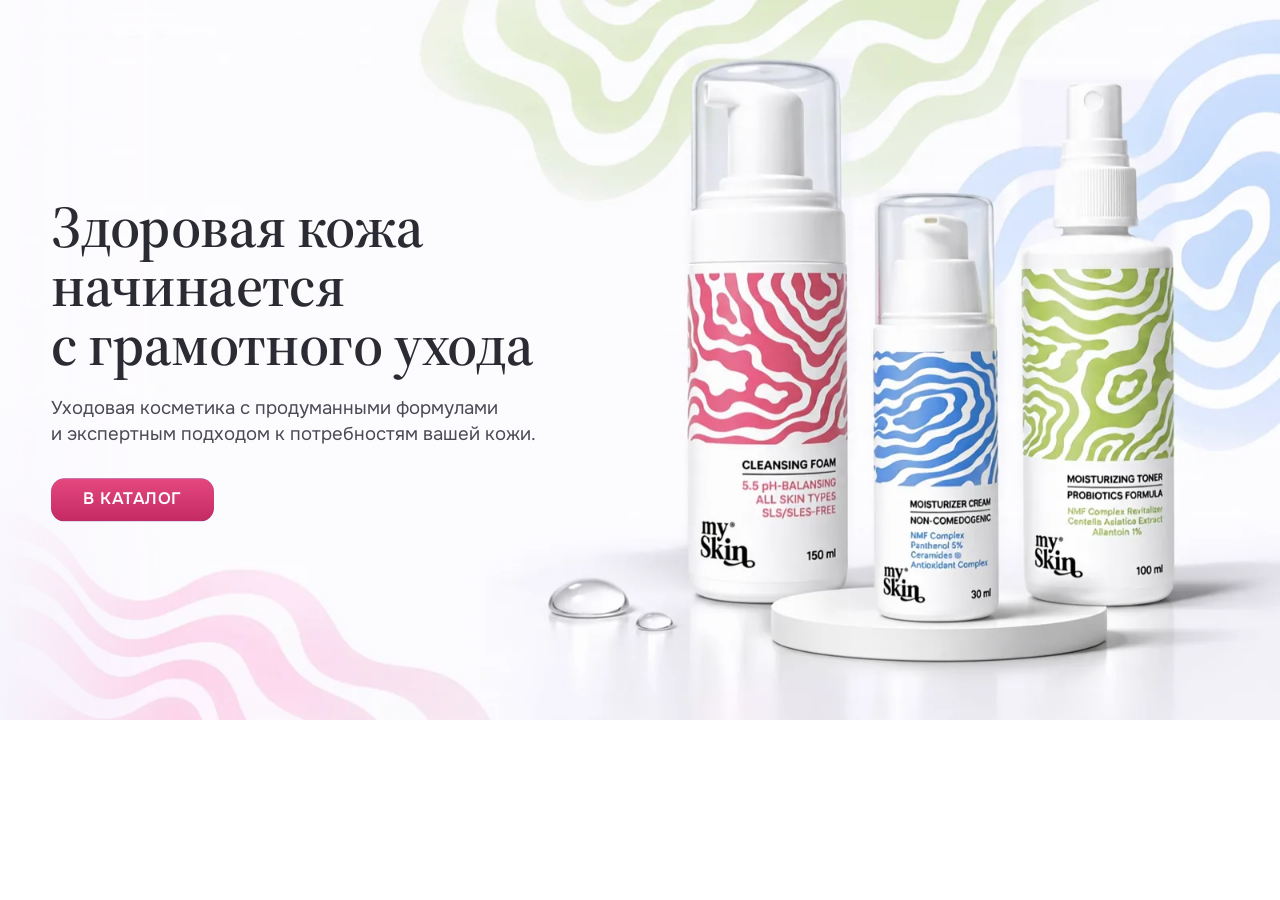
<file: index.html>
<!DOCTYPE html>
<html lang="ru"><head><meta charset="utf-8"><meta name="viewport" content="width=device-width,initial-scale=1">
<title>My Skin — первый экран</title>
<link rel="preconnect" href="https://fonts.googleapis.com"><link rel="preconnect" href="https://fonts.gstatic.com" crossorigin>
<link rel="stylesheet" href="https://fonts.googleapis.com/css2?family=Onest:wght@400;500;600&family=Source+Serif+4:opsz,wght@8..60,600&display=swap">
<link rel="stylesheet" href="hero.css"><style>body{margin:0}</style></head><body>
<section class="mskh" id="mskh" data-d="video/hero-desktop.mp4" data-m="video/hero-mobile.mp4" aria-label="My Skin">
<script>(function(s){if(!(window.matchMedia&&matchMedia('(prefers-reduced-motion: reduce)').matches))s.parentNode.className+=' mskh--js'})(document.currentScript)</script>
<div class="mskh-media">
<img class="mskh-fb mskh-fb--d" src="video/poster-desktop.webp" alt="Косметика My Skin: пенка, крем и тоник" width="1600" height="900">
<img class="mskh-fb mskh-fb--m" src="video/poster-mobile.webp" alt="Косметика My Skin: пенка, крем и тоник" width="720" height="1280">
<video class="mskh-video" muted playsinline preload="auto" aria-hidden="true"></video>
</div>
<div class="mskh-text">
<h1 class="mskh-h1">Здоровая кожа <br class="mskh-br">начинается <br class="mskh-br">с грамотного ухода</h1>
<p class="mskh-sub">Уходовая косметика с продуманными формулами <br class="mskh-br">и экспертным подходом к потребностям вашей кожи.</p>
<a class="mskh-btn" href="#catalog"><span>В КАТАЛОГ</span></a>
</div>
</section>
<script src="hero.js"></script>
</body></html>
</file>
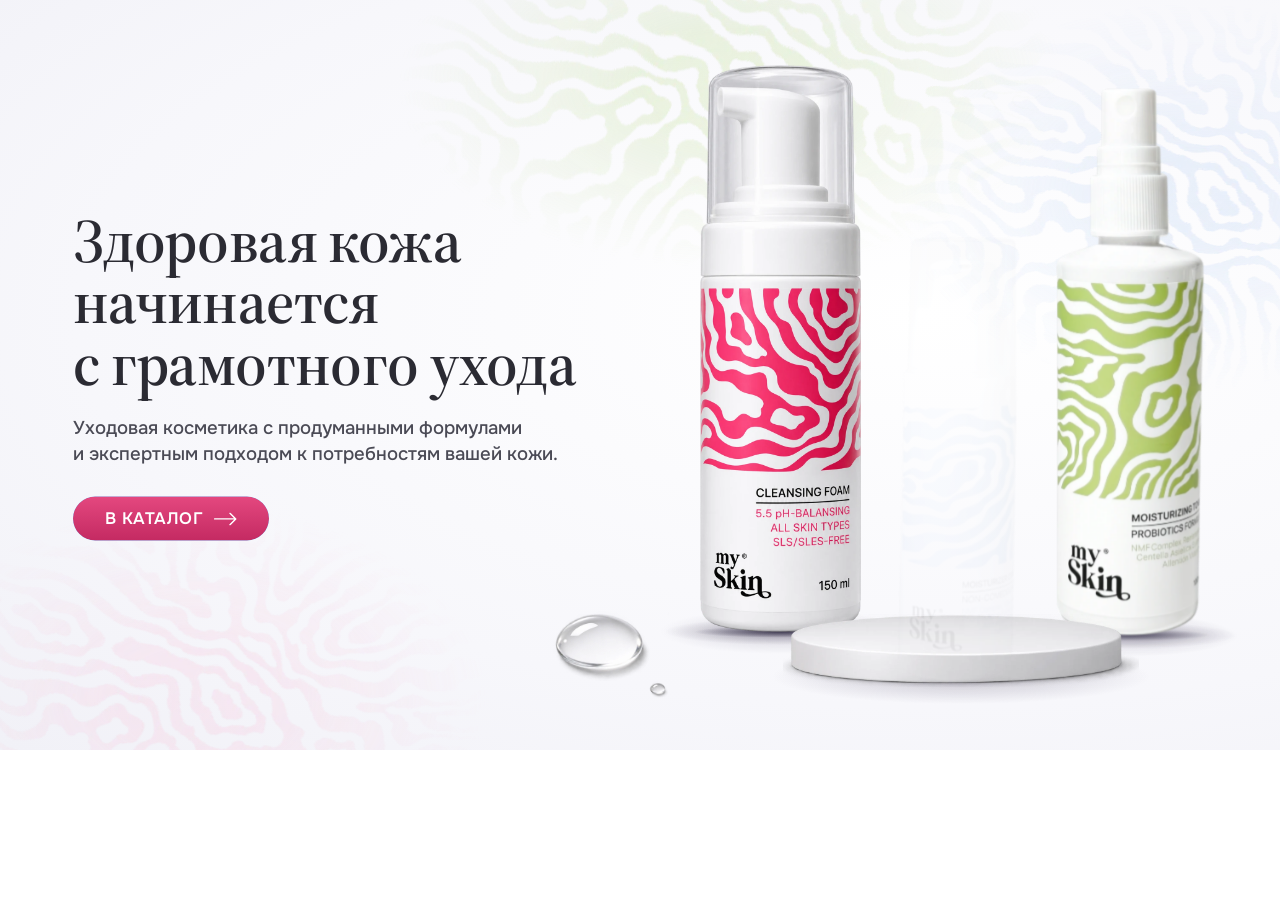
<file: legacy-gsap/index.html>
<!DOCTYPE html>
<html lang="ru"><head><meta charset="utf-8"><meta name="viewport" content="width=device-width,initial-scale=1">
<title>My Skin — первый экран</title>
<link rel="preconnect" href="https://fonts.googleapis.com"><link rel="preconnect" href="https://fonts.gstatic.com" crossorigin>
<link rel="stylesheet" href="https://fonts.googleapis.com/css2?family=Onest:wght@400;500;600&family=Source+Serif+4:opsz,wght@8..60,600&display=swap">
<link rel="stylesheet" href="hero.css"><style>body{margin:0}</style></head><body>
<section class="mskh" id="mskh" aria-label="My Skin">
<script>(function(s){if(!(window.matchMedia&&matchMedia('(prefers-reduced-motion: reduce)').matches))s.parentNode.className+=' mskh--js'})(document.currentScript)</script>
<svg class="mskh-svg" aria-hidden="true" focusable="false"><defs><filter id="mskh-f" x="-5%" y="-5%" width="110%" height="110%"><feTurbulence id="mskh-t" type="fractalNoise" baseFrequency="0.008 0.011" numOctaves="1" seed="4" result="n"/><feDisplacementMap in="SourceGraphic" in2="n" scale="34" xChannelSelector="R" yChannelSelector="G"/></filter></defs></svg>
<div class="mskh-bg" aria-hidden="true">
<div class="mskh-pat mskh-pat--g"><img src="assets/pat-green.webp" alt="" width="640" height="448" decoding="async"></div>
<div class="mskh-pat mskh-pat--b"><img src="assets/pat-blue.webp" alt="" width="640" height="427" decoding="async"></div>
<div class="mskh-pat mskh-pat--p"><img src="assets/pat-pink.webp" alt="" width="640" height="427" decoding="async"></div>
</div>
<div class="mskh-text">
<h1 class="mskh-h1">Здоровая кожа <br class="mskh-br">начинается <br class="mskh-br">с грамотного ухода</h1>
<p class="mskh-sub">Уходовая косметика с продуманными формулами <br class="mskh-br">и экспертным подходом к потребностям вашей кожи.</p>
<a class="mskh-btn" href="#catalog"><span>В КАТАЛОГ</span><svg viewBox="0 0 36 20" aria-hidden="true"><path d="M1 10h33M25 1l9 9-9 9" fill="none" stroke="currentColor" stroke-width="2.2" stroke-linecap="round" stroke-linejoin="round"/></svg></a>
</div>
<div class="mskh-stage">
<div class="mskh-drops"><img src="assets/drops.webp" alt="" width="620" height="460" decoding="async"></div>
<div class="mskh-p mskh-p--foam"><div class="mskh-in"><img class="mskh-img" src="assets/foam.webp" alt="My Skin Cleansing Foam — очищающая пенка" width="520" height="1828"><i class="mskh-glint"></i></div></div>
<div class="mskh-p mskh-p--toner"><div class="mskh-in"><img class="mskh-img" src="assets/toner.webp" alt="My Skin Moisturizing Toner — увлажняющий тоник" width="347" height="1285"><i class="mskh-glint"></i></div></div>
<div class="mskh-pod"><img src="assets/podium.webp" alt="" width="1100" height="227"></div>
<div class="mskh-p mskh-p--cream"><div class="mskh-in"><img class="mskh-img" src="assets/cream.webp" alt="My Skin Moisturizer Cream — увлажняющий крем" width="264" height="987"><i class="mskh-glint"></i></div></div>
</div>
</section>
<script src="https://cdnjs.cloudflare.com/ajax/libs/gsap/3.12.5/gsap.min.js"></script>
<script src="hero.js"></script>
</body></html>
</file>
<file: hero.css>
/* My Skin — первый экран с видео. Все классы с префиксом mskh- (изолировано от Tilda) */
.mskh,.mskh *{box-sizing:border-box}
.mskh{--mskh-off:150px;position:relative;width:100%;height:min(calc(100vh - var(--mskh-off)),56.25vw);overflow:hidden;isolation:isolate;margin:0;font-family:'Onest',Arial,sans-serif;color:#2b2b33;background:linear-gradient(180deg,#fcfbfe 0,#fcfbfe 55%,#f6f4fc 100%)}
.mskh-media{position:absolute;top:0;right:0;height:100%;aspect-ratio:16/9;z-index:0;-webkit-mask-image:linear-gradient(90deg,transparent 0,#000 14%);mask-image:linear-gradient(90deg,transparent 0,#000 14%)}
.mskh-fb,.mskh-video{position:absolute;left:0;top:0;width:100%;height:100%;object-fit:cover;display:block}
.mskh-fb--m{display:none}
.mskh-video{opacity:0;transition:opacity .5s ease;background:transparent}
.mskh--js .mskh-fb{opacity:0}
.mskh--js .mskh-video.is-on{opacity:1}
.mskh-text{position:absolute;z-index:3;left:calc(max(0px,(100% - 1600px)/2) + clamp(40px,4vw,60px));top:50%;transform:translateY(-50%);width:46%}
.mskh-h1{margin:0;font-family:'Source Serif 4',Georgia,serif;font-weight:600;font-size:4.6vw;line-height:1;letter-spacing:-.01em;color:#2b2b33}
.mskh-sub{margin:1.7vw 0 2.3vw;font-size:1.45vw;line-height:1.4;font-weight:400;color:#4a4a55}
.mskh-btn{position:relative;display:inline-flex;align-items:center;gap:.8vw;padding:1.05vw 2.5vw;border-radius:10pt;background:#7DA0E3;color:#fff;text-decoration:none;font-weight:600;font-size:1.3vw;letter-spacing:.03em;line-height:1;overflow:hidden;box-shadow:none}
.mskh-btn:before{content:"";position:absolute;inset:0;border-radius:inherit;background:linear-gradient(180deg,#E4487F 0,#C42A62 100%);transition:opacity .35s ease}
.mskh-btn>*{position:relative;z-index:1}
.mskh-btn svg{width:1.8vw;height:auto;transition:transform .35s ease}
.mskh-btn:hover,.mskh-btn:focus-visible{color:#fff}
.mskh-btn:hover:before,.mskh-btn:focus-visible:before{opacity:0}
.mskh-btn:hover svg,.mskh-btn:focus-visible svg{transform:translateX(.4vw)}
.mskh-btn:focus-visible{outline:2px solid #7DA0E3;outline-offset:3px}
@media (max-width:899px){
.mskh{height:auto;aspect-ratio:9/16;max-width:520px;margin:0 auto}
.mskh-media{left:0;right:auto;width:100%;aspect-ratio:auto;-webkit-mask-image:none;mask-image:none}
.mskh-fb--d{display:none}.mskh-fb--m{display:block}
.mskh-text{left:6%;right:6%;top:6%;transform:none;width:auto;text-align:center}
.mskh-h1{font-size:clamp(26px,8vw,42px)}
.mskh-sub{font-size:clamp(15px,4.1vw,20px);margin:3vw 0 4vw;text-wrap:balance}
.mskh-sub .mskh-br{display:none}
.mskh-btn{font-size:clamp(13px,3.6vw,18px);padding:3.2vw 6.5vw;gap:2.2vw}
.mskh-btn svg{width:clamp(18px,5vw,26px)}
}
</file>
<file: legacy-gsap/hero.css>
/* My Skin — анимированный первый экран. Все классы с префиксом mskh- (изолировано от Tilda) */
.mskh,.mskh *{box-sizing:border-box}
.mskh{--mskh-off:150px;position:relative;width:100%;height:calc(100vh - var(--mskh-off));min-height:500px;max-height:880px;overflow:hidden;isolation:isolate;margin:0;font-family:'Onest',Arial,sans-serif;color:#2b2b33;background:radial-gradient(120% 95% at 72% 42%,#fff 0,#f7f7fb 55%,#eeeef5 100%)}
.mskh-svg{position:absolute;width:0;height:0}
.mskh-bg{position:absolute;inset:0;z-index:0;pointer-events:none}
.mskh-pat{position:absolute;will-change:transform}
.mskh-pat img{display:block;width:100%;height:auto;opacity:.5}
.mskh-pat--g{left:31%;top:-20%;width:52%;-webkit-mask-image:radial-gradient(ellipse 50% 40% at 50% 50%,#000 25%,transparent 100%);mask-image:radial-gradient(ellipse 50% 40% at 50% 50%,#000 25%,transparent 100%)}
.mskh-pat--b{left:70%;top:0;width:46%;-webkit-mask-image:radial-gradient(ellipse 50% 50% at 50% 50%,#000 20%,transparent 100%);mask-image:radial-gradient(ellipse 50% 50% at 50% 50%,#000 20%,transparent 100%)}
.mskh-pat--p{left:-8%;top:67%;width:46%;-webkit-mask-image:radial-gradient(ellipse 50% 50% at 50% 50%,#000 25%,transparent 100%);mask-image:radial-gradient(ellipse 50% 50% at 50% 50%,#000 25%,transparent 100%)}

.mskh-text{position:absolute;z-index:3;left:5.7%;top:50%;transform:translateY(-50%);width:50%}
.mskh-h1{margin:0;font-family:'Source Serif 4',Georgia,serif;font-weight:600;font-size:4.8vw;line-height:1;letter-spacing:-.01em;color:#2b2b33}
.mskh-sub{margin:1.7vw 0 2.3vw;font-size:1.45vw;line-height:1.4;font-weight:500;color:#4a4a55}
.mskh-btn{position:relative;display:inline-flex;align-items:center;gap:.8vw;padding:1.05vw 2.5vw;border-radius:999px;background:#7DA0E3;color:#fff;text-decoration:none;font-weight:600;font-size:1.3vw;letter-spacing:.03em;line-height:1;overflow:hidden;box-shadow:none}
.mskh-btn:before{content:"";position:absolute;inset:0;border-radius:inherit;background:linear-gradient(180deg,#E4487F 0,#C42A62 100%);transition:opacity .35s ease}
.mskh-btn>*{position:relative;z-index:1}
.mskh-btn svg{width:1.8vw;height:auto;transition:transform .35s ease}
.mskh-btn:hover,.mskh-btn:focus-visible{color:#fff}
.mskh-btn:hover:before,.mskh-btn:focus-visible:before{opacity:0}
.mskh-btn:hover svg,.mskh-btn:focus-visible svg{transform:translateX(.4vw)}
.mskh-btn:focus-visible{outline:2px solid #7DA0E3;outline-offset:3px}

.mskh-stage{position:absolute;z-index:2;right:4%;top:50%;transform:translateY(-50%);height:88%;aspect-ratio:840/810}
.mskh-p{position:absolute;display:flex;justify-content:center;width:0}
.mskh-in{position:relative;height:100%}
.mskh-img{display:block;height:100%;width:auto;max-width:none}
.mskh-p--foam{left:34.5%;bottom:11.1%;height:85.9%;z-index:1}
.mskh-p--toner{left:85.5%;bottom:11.1%;height:83%;z-index:1}
.mskh-p--cream{left:60.4%;bottom:8.4%;height:68.4%;z-index:3}
.mskh-p--foam .mskh-in:before,.mskh-p--toner .mskh-in:before,.mskh-p--cream .mskh-in:before{content:"";position:absolute;left:50%;bottom:-4%;width:150%;height:8%;transform:translateX(-50%);z-index:-1;background:radial-gradient(closest-side,rgba(30,25,50,.7),rgba(30,25,50,0)) 50% 50%/72% 26% no-repeat,radial-gradient(closest-side,rgba(40,32,62,.38),rgba(40,32,62,0)) 50% 50%/96% 60% no-repeat,radial-gradient(closest-side,rgba(70,60,90,.2),rgba(70,60,90,0)) 50% 50%/100% 100% no-repeat}
.mskh-p--cream .mskh-in:before{width:130%;bottom:-3%;height:6%}
.mskh-pod:before{content:"";position:absolute;left:-3%;top:48%;width:106%;height:75%;z-index:-1;background:radial-gradient(closest-side,rgba(60,50,80,.26),rgba(60,50,80,0))}
.mskh-pod{position:absolute;left:34.8%;top:86.2%;width:52.1%;z-index:2}
.mskh-drops{position:absolute;left:1.2%;top:85.8%;width:17%;z-index:2}
.mskh-pod img,.mskh-drops img{display:block;width:100%;height:auto}
.mskh-glint{position:absolute;inset:0;pointer-events:none;opacity:0;background:linear-gradient(105deg,rgba(255,255,255,0) 38%,rgba(255,255,255,.55) 50%,rgba(255,255,255,0) 62%) 100% 0/300% 100% no-repeat;-webkit-mask-size:100% 100%;mask-size:100% 100%;-webkit-mask-repeat:no-repeat;mask-repeat:no-repeat}
.mskh--js .mskh-in,.mskh--js .mskh-pat{opacity:0}

@media (max-width:899px){
.mskh{height:auto;min-height:0;max-height:none;padding:10vw 6vw 6vw}
.mskh-text{position:relative;left:auto;top:auto;transform:none;width:auto}
.mskh-h1{font-size:clamp(30px,8.4vw,56px)}
.mskh-br{display:none}
.mskh-sub{font-size:clamp(14px,3.7vw,20px);margin:4vw 0 5vw}
.mskh-btn{font-size:clamp(14px,3.9vw,20px);padding:3.8vw 7.5vw;gap:2.4vw}
.mskh-btn svg{width:clamp(20px,5.6vw,30px)}
.mskh-stage{position:relative;right:auto;top:auto;transform:none;height:auto;width:100%;max-width:560px;margin:7vw auto 0}
.mskh-pat--g{left:15%;top:-6%;width:100%}
.mskh-pat--b{left:30%;top:34%;width:90%}
.mskh-pat--p{left:-30%;top:76%;width:95%}
}
</file>
